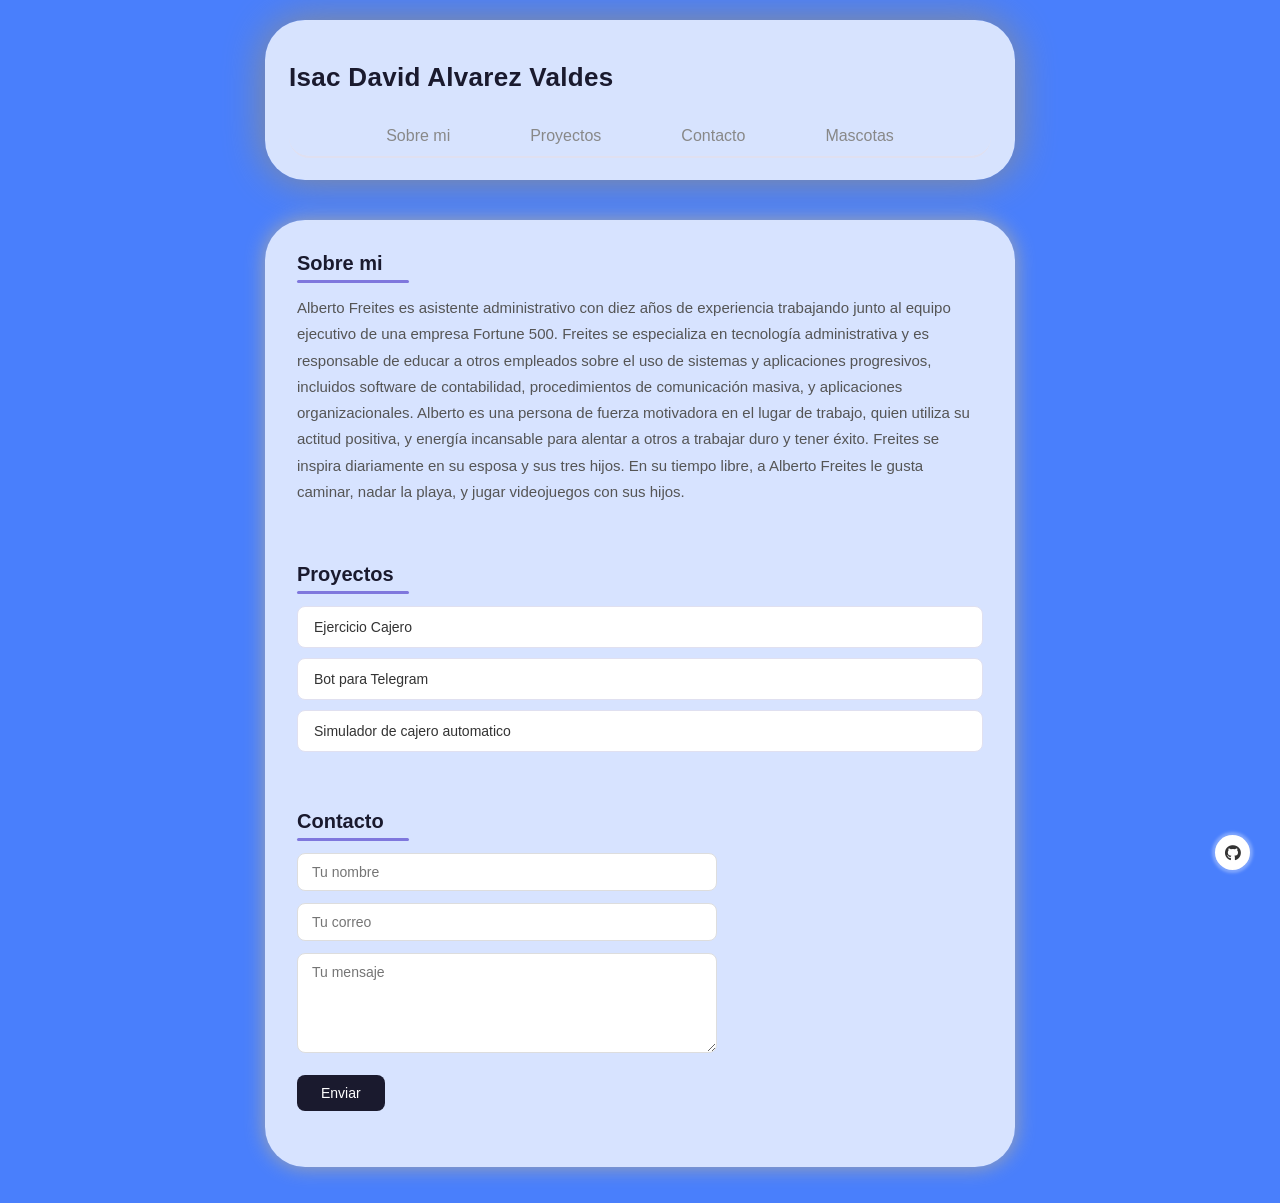
<file: portafolio-sem1/index.html>
<!DOCTYPE html>
<html lang="en">
<head>
    <meta charset="UTF-8">
    <meta name="viewport" content="width=device-width, initial-scale=1.0">
    <title>Mi portafolio</title>
    <link rel="stylesheet" href="styles.css">
    <link rel="stylesheet" href="https://cdnjs.cloudflare.com/ajax/libs/font-awesome/6.5.0/css/all.min.css">
</head>
<body>
    <header>
        <br>
        <h2>Isac David Alvarez Valdes</h2>
        <nav>
            <a href="#sobre" class="logo">Sobre mi</a>
            <a href="#proyectos" class="logo">Proyectos</a>
            <a href="#contacto" class="logo">Contacto</a>
            <a href="mascotas.html" class="logo">Mascotas</a>
        </nav>
        <br>
    </header>

    <main>
        <div id="sec">
            <section id="sobre">
                <h3>Sobre mi</h3>
                <p class="tag">
                    Alberto Freites es asistente administrativo con diez años de experiencia trabajando junto al equipo ejecutivo de una empresa Fortune 500. Freites se especializa en tecnología administrativa y es responsable de educar a otros empleados sobre el uso de sistemas y aplicaciones progresivos, incluidos software de contabilidad, procedimientos de comunicación masiva, y aplicaciones organizacionales. Alberto es una persona de fuerza motivadora en el lugar de trabajo, quien utiliza su actitud positiva, y energía incansable para alentar a otros a trabajar duro y tener éxito. Freites se inspira diariamente en su esposa y sus tres hijos. En su tiempo libre, a Alberto Freites le gusta caminar, nadar la playa, y jugar videojuegos con sus hijos.
                </p>
            </section>
            <br>
            <section id="proyectos">
                <h3>Proyectos</h3>
                <ul>
                    <li><a href="https://github.com/Isac-Coder/ejercicio_Cajero.git" target="_blank">Ejercicio Cajero</a></li>
                    <li><a href="https://github.com/Isac-Coder/Bot.git" target="_blank">Bot para Telegram</a></li>
                    <li><a href="https://github.com/Isac-Coder/Users_History/tree/H3" target="_blank">Simulador de cajero automatico</a></li>
                </ul>
            </section>
            <br>
            <section id="contacto">
                <h3>Contacto</h3>
                <form>
                    <input type="text"  name="nombre"  placeholder="Tu nombre" />
                    <input type="email" name="correo"  placeholder="Tu correo" />
                    <textarea name="mensaje" placeholder="Tu mensaje"></textarea>
                    <button type="submit">Enviar</button>
                </form>
            </section>
        </div>

        <div class="github-logo">
            <a href="https://github.com/Isac-Coder" target="_blank" title="Visitar GitHub">
                <i class="fab fa-github"></i>
            </a>
        </div>
    </main>

    <br><br>
</body>
</html>
</file>
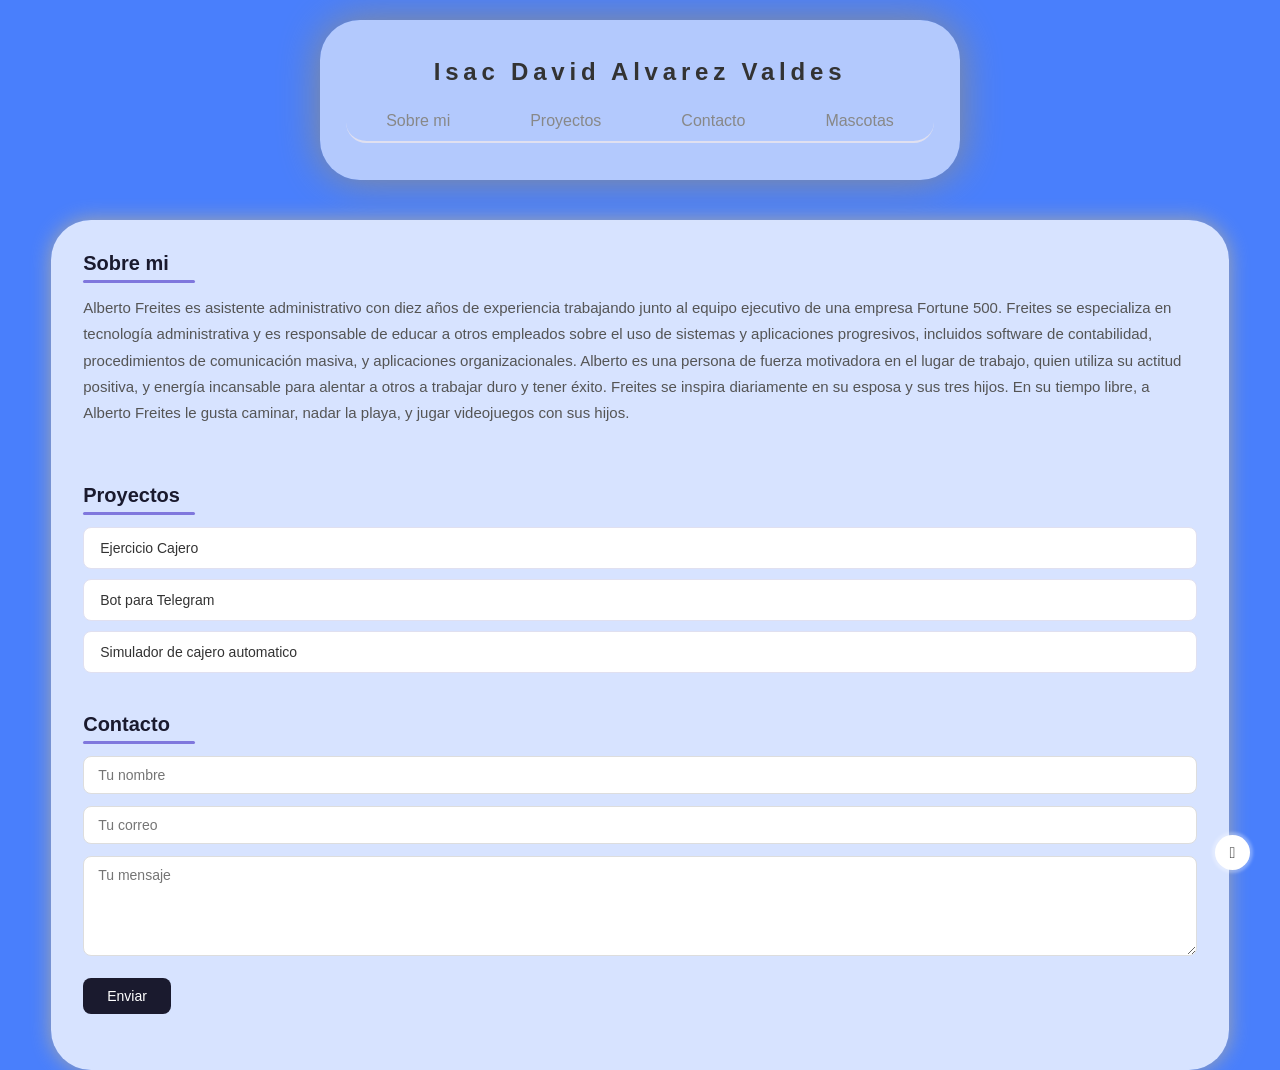
<file: portafolio-sem3/index.html>
<!DOCTYPE html>
<html lang="en">
<head>
    <meta charset="UTF-8">
    <meta name="viewport" content="width=device-width, initial-scale=1.0">
    <title>Mi portafolio</title>
    <link rel="stylesheet" href="styles.css">
</head>
<body>
    <header>
        <br>
        <h2>Isac David Alvarez Valdes</h2>
        <nav>
            <a href="#sobre" class="logo">Sobre mi</a>
            <a href="#proyectos" class="logo">Proyectos</a>
            <a href="#contacto" class="logo">Contacto</a>
            <a href="mascotas.html" class="logo">Mascotas</a>
        </nav>
        <br>
    </header>

    <main>
        <div id="sec">
            <section id="sobre">
                <h3>Sobre mi</h3>
                <p class="tag">
                    Alberto Freites es asistente administrativo con diez años de experiencia trabajando junto al equipo ejecutivo de una empresa Fortune 500. Freites se especializa en tecnología administrativa y es responsable de educar a otros empleados sobre el uso de sistemas y aplicaciones progresivos, incluidos software de contabilidad, procedimientos de comunicación masiva, y aplicaciones organizacionales. Alberto es una persona de fuerza motivadora en el lugar de trabajo, quien utiliza su actitud positiva, y energía incansable para alentar a otros a trabajar duro y tener éxito. Freites se inspira diariamente en su esposa y sus tres hijos. En su tiempo libre, a Alberto Freites le gusta caminar, nadar la playa, y jugar videojuegos con sus hijos.
                </p>
            </section>
            <br>
            <section id="proyectos">
                <h3>Proyectos</h3>
                <ul>
                    <li><a href="https://github.com/Isac-Coder/ejercicio_Cajero.git" target="_blank">Ejercicio Cajero</a></li>
                    <li><a href="https://github.com/Isac-Coder/Bot.git" target="_blank">Bot para Telegram</a></li>
                    <li><a href="https://github.com/Isac-Coder/Users_History/tree/H3" target="_blank">Simulador de cajero automatico</a></li>
                </ul>
            </section>

            <section id="contacto">
                <h3>Contacto</h3>
                <form id="miFormulario">
                    <input type="text"  name="nombre"  placeholder="Tu nombre"/>
                    <input type="email" name="correo"  placeholder="Tu correo" required/>
                    <textarea name="mensaje" placeholder="Tu mensaje"></textarea>
                    <button type="submit" id="botonEnviar">Enviar</button>
                </form>
            </section>
        </div>

        <div class="github-logo">
            <a href="https://github.com/Isac-Coder" target="_blank" title="Visitar GitHub">
                <i class="fab fa-github"></i>
            </a>
        </div>
    </main>
    <script src="script.js"></script>
</body>
</html>
</file>
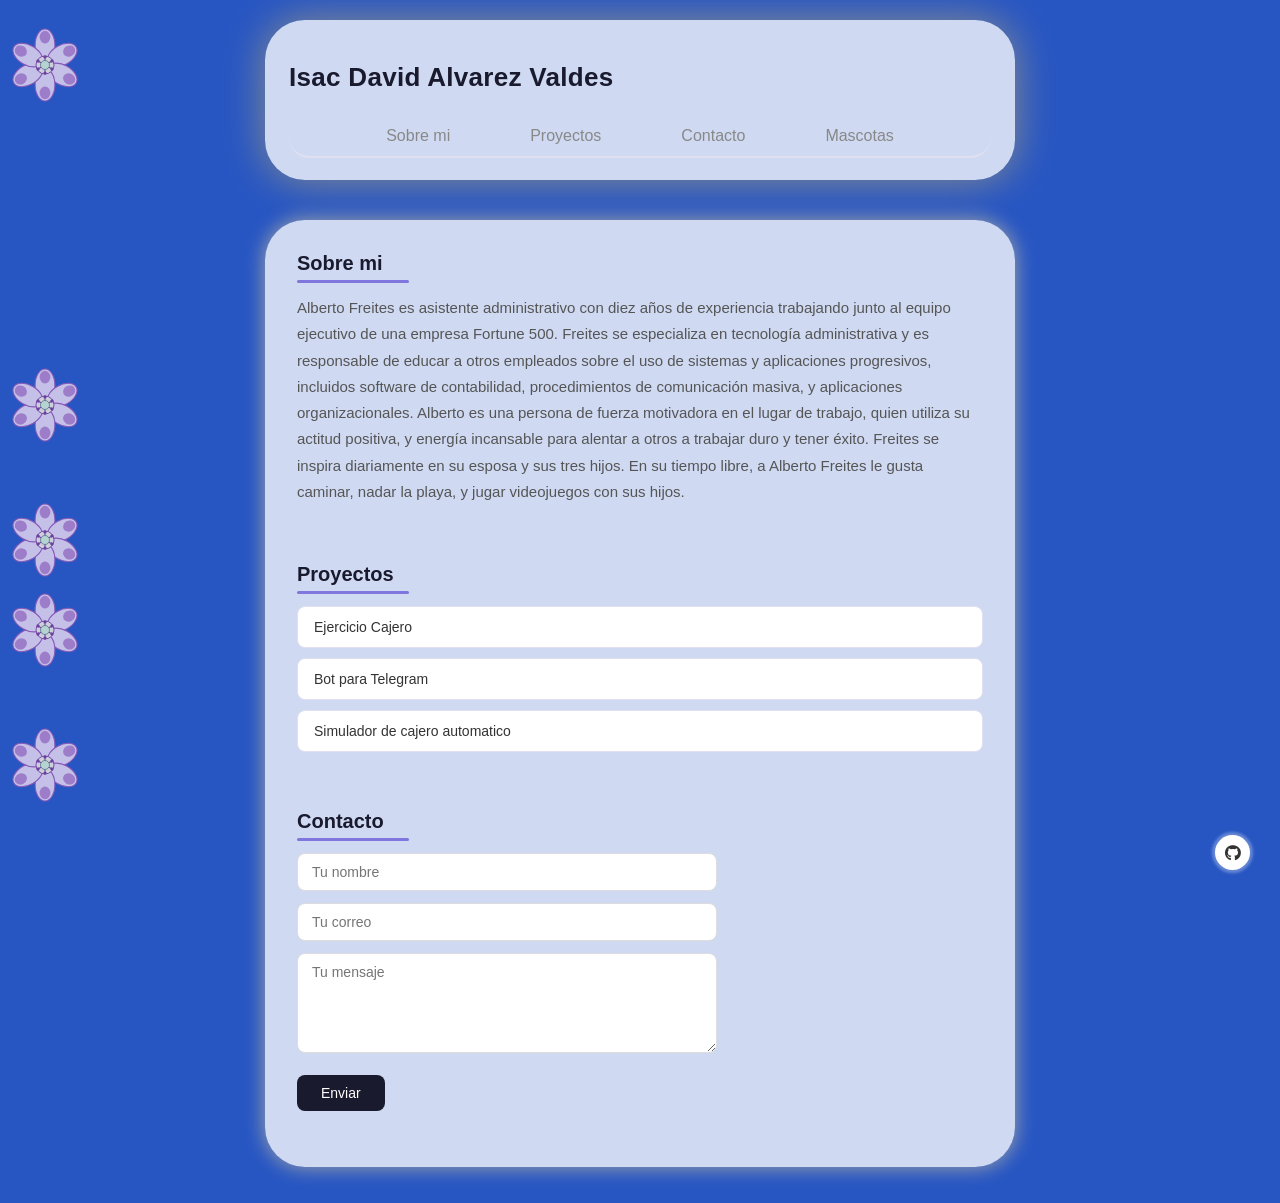
<file: portafolio/index.html>
<!DOCTYPE html>
<html lang="en">
<head>
    <meta charset="UTF-8">
    <meta name="viewport" content="width=device-width, initial-scale=1.0">
    <title>Mi portafolio</title>
    <link rel="stylesheet" href="styles.css">
    <link rel="stylesheet" href="https://cdnjs.cloudflare.com/ajax/libs/font-awesome/6.5.0/css/all.min.css">
</head>
<body>

    <svg width="0" height="0" style="position:absolute">
        <defs>
            <g id="flor">
                <ellipse cx="0" cy="-22" rx="11" ry="18" fill="#e8d8f0" stroke="#9b59b6" stroke-width="1.2" transform="rotate(0)"/>
                <ellipse cx="0" cy="-22" rx="11" ry="18" fill="#e8d8f0" stroke="#9b59b6" stroke-width="1.2" transform="rotate(60)"/>
                <ellipse cx="0" cy="-22" rx="11" ry="18" fill="#e8d8f0" stroke="#9b59b6" stroke-width="1.2" transform="rotate(120)"/>
                <ellipse cx="0" cy="-22" rx="11" ry="18" fill="#e8d8f0" stroke="#9b59b6" stroke-width="1.2" transform="rotate(180)"/>
                <ellipse cx="0" cy="-22" rx="11" ry="18" fill="#e8d8f0" stroke="#9b59b6" stroke-width="1.2" transform="rotate(240)"/>
                <ellipse cx="0" cy="-22" rx="11" ry="18" fill="#e8d8f0" stroke="#9b59b6" stroke-width="1.2" transform="rotate(300)"/>
                <ellipse cx="0" cy="-31" rx="6" ry="7" fill="#8e44ad" opacity="0.55" transform="rotate(0)"/>
                <ellipse cx="0" cy="-31" rx="6" ry="7" fill="#8e44ad" opacity="0.55" transform="rotate(60)"/>
                <ellipse cx="0" cy="-31" rx="6" ry="7" fill="#8e44ad" opacity="0.55" transform="rotate(120)"/>
                <ellipse cx="0" cy="-31" rx="6" ry="7" fill="#8e44ad" opacity="0.55" transform="rotate(180)"/>
                <ellipse cx="0" cy="-31" rx="6" ry="7" fill="#8e44ad" opacity="0.55" transform="rotate(240)"/>
                <ellipse cx="0" cy="-31" rx="6" ry="7" fill="#8e44ad" opacity="0.55" transform="rotate(300)"/>
                <circle cx="0" cy="0" r="10" fill="#f0ece0" stroke="#7d3c98" stroke-width="1"/>
                <line x1="0" y1="-4" x2="0" y2="-9" stroke="#7d3c98" stroke-width="1.2" transform="rotate(0)"/>
                <line x1="0" y1="-4" x2="0" y2="-9" stroke="#7d3c98" stroke-width="1.2" transform="rotate(60)"/>
                <line x1="0" y1="-4" x2="0" y2="-9" stroke="#7d3c98" stroke-width="1.2" transform="rotate(120)"/>
                <line x1="0" y1="-4" x2="0" y2="-9" stroke="#7d3c98" stroke-width="1.2" transform="rotate(180)"/>
                <line x1="0" y1="-4" x2="0" y2="-9" stroke="#7d3c98" stroke-width="1.2" transform="rotate(240)"/>
                <line x1="0" y1="-4" x2="0" y2="-9" stroke="#7d3c98" stroke-width="1.2" transform="rotate(300)"/>
                <circle cx="0" cy="-9" r="1.8" fill="#7d3c98" transform="rotate(0)"/>
                <circle cx="0" cy="-9" r="1.8" fill="#7d3c98" transform="rotate(60)"/>
                <circle cx="0" cy="-9" r="1.8" fill="#7d3c98" transform="rotate(120)"/>
                <circle cx="0" cy="-9" r="1.8" fill="#7d3c98" transform="rotate(180)"/>
                <circle cx="0" cy="-9" r="1.8" fill="#7d3c98" transform="rotate(240)"/>
                <circle cx="0" cy="-9" r="1.8" fill="#7d3c98" transform="rotate(300)"/>
                <circle cx="0" cy="0" r="5" fill="#d5f0d5" stroke="#5d6d7e" stroke-width="0.8"/>
            </g>
            </defs>
    </svg>

    <!-- 5 flores flotantes reutilizando #flor -->
    <svg class="flower" viewBox="0 0 100 100" xmlns="http://www.w3.org/2000/svg"><use href="#flor" transform="translate(50,50)"/></svg>
    <svg class="flower" viewBox="0 0 100 100" xmlns="http://www.w3.org/2000/svg"><use href="#flor" transform="translate(50,50)"/></svg>
    <svg class="flower" viewBox="0 0 100 100" xmlns="http://www.w3.org/2000/svg"><use href="#flor" transform="translate(50,50)"/></svg>
    <svg class="flower" viewBox="0 0 100 100" xmlns="http://www.w3.org/2000/svg"><use href="#flor" transform="translate(50,50)"/></svg>
    <svg class="flower" viewBox="0 0 100 100" xmlns="http://www.w3.org/2000/svg"><use href="#flor" transform="translate(50,50)"/></svg>

    <header>
        <br>
        <h2>Isac David Alvarez Valdes</h2>
        <nav>
            <a href="#sobre" class="logo">Sobre mi</a>
            <a href="#proyectos" class="logo">Proyectos</a>
            <a href="#contacto" class="logo">Contacto</a>
            <a href="mascotas.html" class="logo">Mascotas</a>
        </nav>
        <br>
    </header>

    <main>
        <div id="sec">
            <section id="sobre">
                <h3>Sobre mi</h3>
                <p class="tag">
                    Alberto Freites es asistente administrativo con diez años de experiencia trabajando junto al equipo ejecutivo de una empresa Fortune 500. Freites se especializa en tecnología administrativa y es responsable de educar a otros empleados sobre el uso de sistemas y aplicaciones progresivos, incluidos software de contabilidad, procedimientos de comunicación masiva, y aplicaciones organizacionales. Alberto es una persona de fuerza motivadora en el lugar de trabajo, quien utiliza su actitud positiva, y energía incansable para alentar a otros a trabajar duro y tener éxito. Freites se inspira diariamente en su esposa y sus tres hijos. En su tiempo libre, a Alberto Freites le gusta caminar, nadar la playa, y jugar videojuegos con sus hijos.
                </p>
            </section>
            <br>
            <section id="proyectos">
                <h3>Proyectos</h3>
                <ul>
                    <li><a href="https://github.com/Isac-Coder/ejercicio_Cajero.git">Ejercicio Cajero</a></li>
                    <li><a href="https://github.com/Isac-Coder/Bot.git">Bot para Telegram</a></li>
                    <li><a href="https://github.com/Isac-Coder/Users_History/tree/H3">Simulador de cajero automatico</a></li>
                </ul>
            </section>
            <br>
            <section id="contacto">
                <h3>Contacto</h3>
                <form>
                    <input type="text"  name="nombre"  placeholder="Tu nombre" />
                    <input type="email" name="correo"  placeholder="Tu correo" />
                    <textarea name="mensaje" placeholder="Tu mensaje"></textarea>
                    <button type="submit">Enviar</button>
                </form>
            </section>
        </div>

        <div class="github-logo">
            <a href="https://github.com/Isac-Coder" target="_blank" title="Visitar GitHub">
                <i class="fab fa-github"></i>
            </a>
        </div>
    </main>

    <br><br>
</body>
</html>
</file>
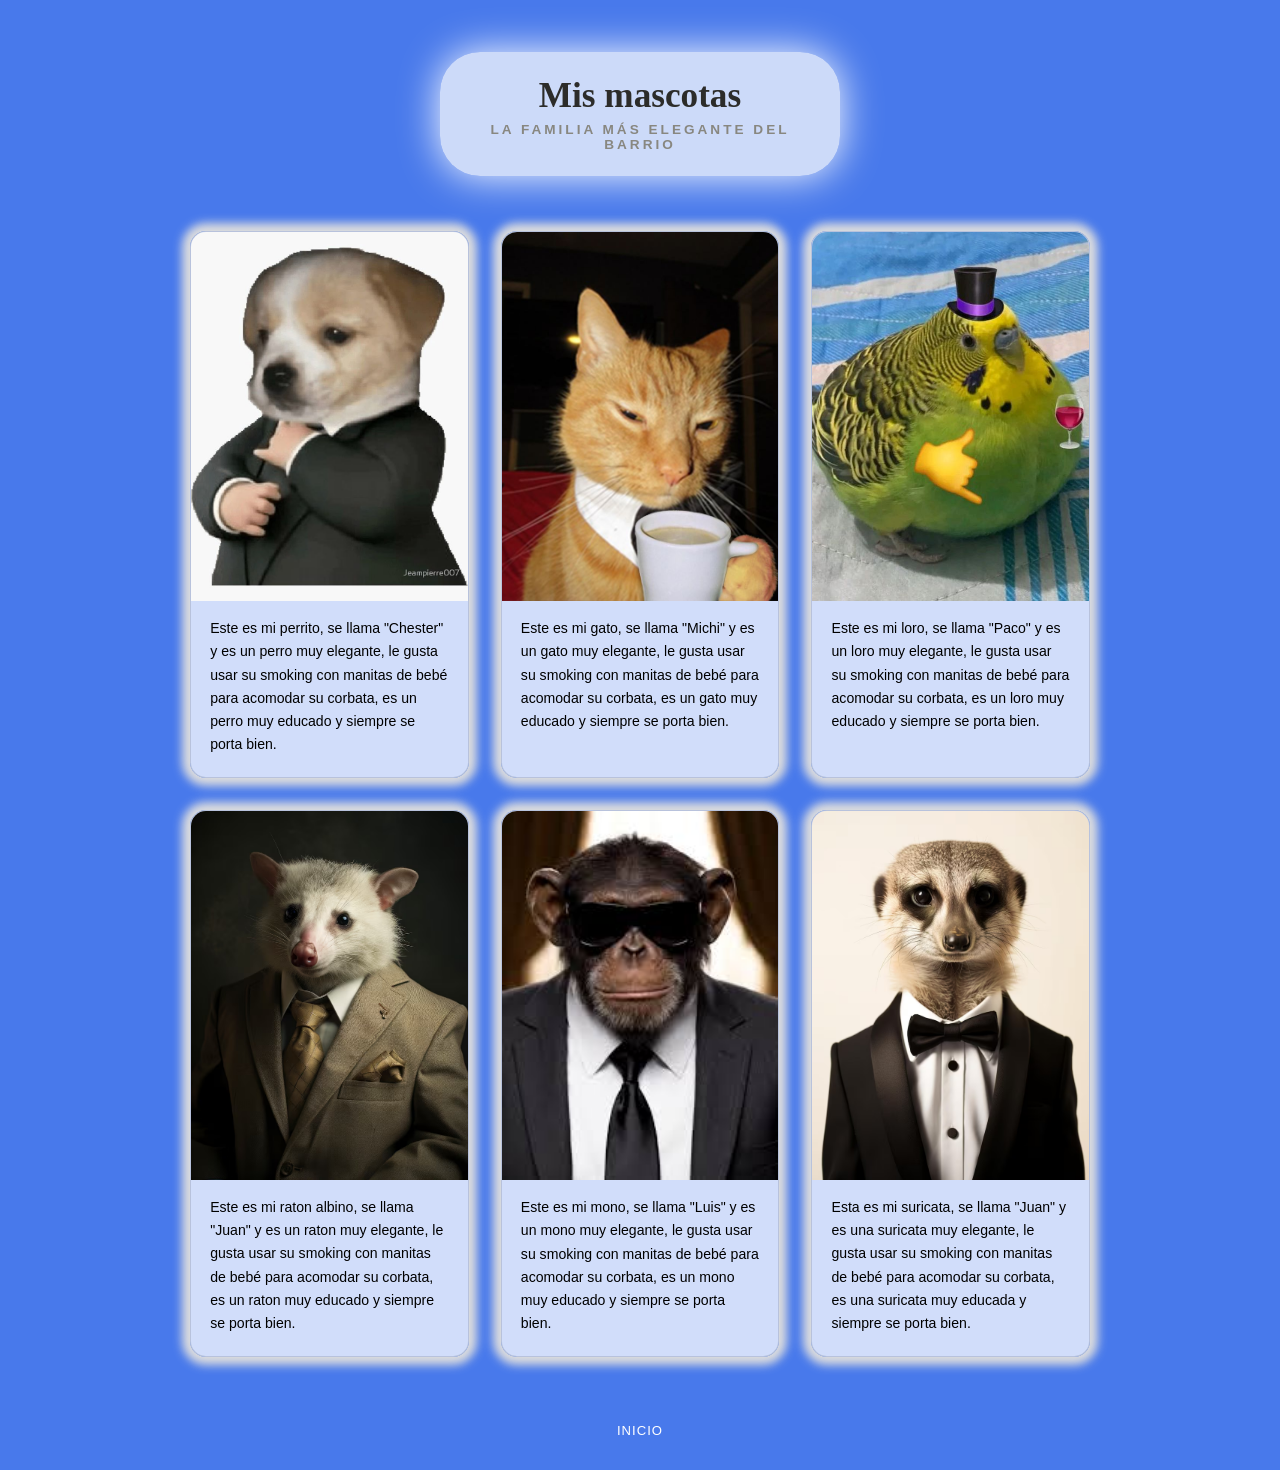
<file: portafolio-sem1/mascotas.html>
<!DOCTYPE html>
<html lang="en">
<head>
    <meta charset="UTF-8">
    <meta name="viewport" content="width=device-width, initial-scale=1.0">
    <title>Macotas</title>
    <link rel="stylesheet" href="styles2.css">
</head>
<body>
    
    <h2>Mis mascotas</h2>
    <br>
    <div>
        <section class="card">
            <img src="image/un perrito con un smoking con manitas de bebé acomodando su corbata.jpg" alt="perro elegante" class="mascotas">
            <article>
                <p>
                    Este es mi perrito, se llama "Chester" y es un perro muy elegante, le gusta usar su smoking con manitas de bebé para acomodar su corbata, es un perro muy educado y siempre se porta bien.
                </p>
            </article>
        </section>
        <section class="card">
            <img src="image/descarga.jpg" alt="gato elegante" class="mascotas">
            <p>
                Este es mi gato, se llama "Michi" y es un gato muy elegante, le gusta usar su smoking con manitas de bebé para acomodar su corbata, es un gato muy educado y siempre se porta bien.
            </p>
        </section>
        <section class="card">
            <img src="image/lorito elegante.jpg" alt="loro elegante" class="mascotas">
            <p>
                Este es mi loro, se llama "Paco" y es un loro muy elegante, le gusta usar su smoking con manitas de bebé para acomodar su corbata, es un loro muy educado y siempre se porta bien.
            </p>
        </section>
        <section class="card">
            <img src="image/opossum-estilo-fantasia_23-2151030495.avif" alt="loro elegante" class="mascotas">
            <article>
                <p>
                    Este es mi raton albino, se llama "Juan" y es un raton muy elegante, le gusta usar su smoking con manitas de bebé para acomodar su corbata, es un raton muy educado y siempre se porta bien.
                </p>
            </article>
        </section>
        <section class="card">
            <img src="image/mono.jpg" alt="loro elegante" class="mascotas">
            <article>
                <p>
                    Este es mi mono, se llama "Luis" y es un mono muy elegante, le gusta usar su smoking con manitas de bebé para acomodar su corbata, es un mono muy educado y siempre se porta bien.
                </p>
            </article>
        </section>
        <section class="card">
            <img src="image/fondo.avif" alt="loro elegante" class="mascotas">
            <article>
                <p>
                    Esta es mi suricata, se llama "Juan" y es una suricata muy elegante, le gusta usar su smoking con manitas de bebé para acomodar su corbata, es una suricata muy educada y siempre se porta bien.
                </p>
            </article>
        </section>
    </div>
    <br>
    <a href="index.html">Inicio</a>
</body>
</html>
</file>
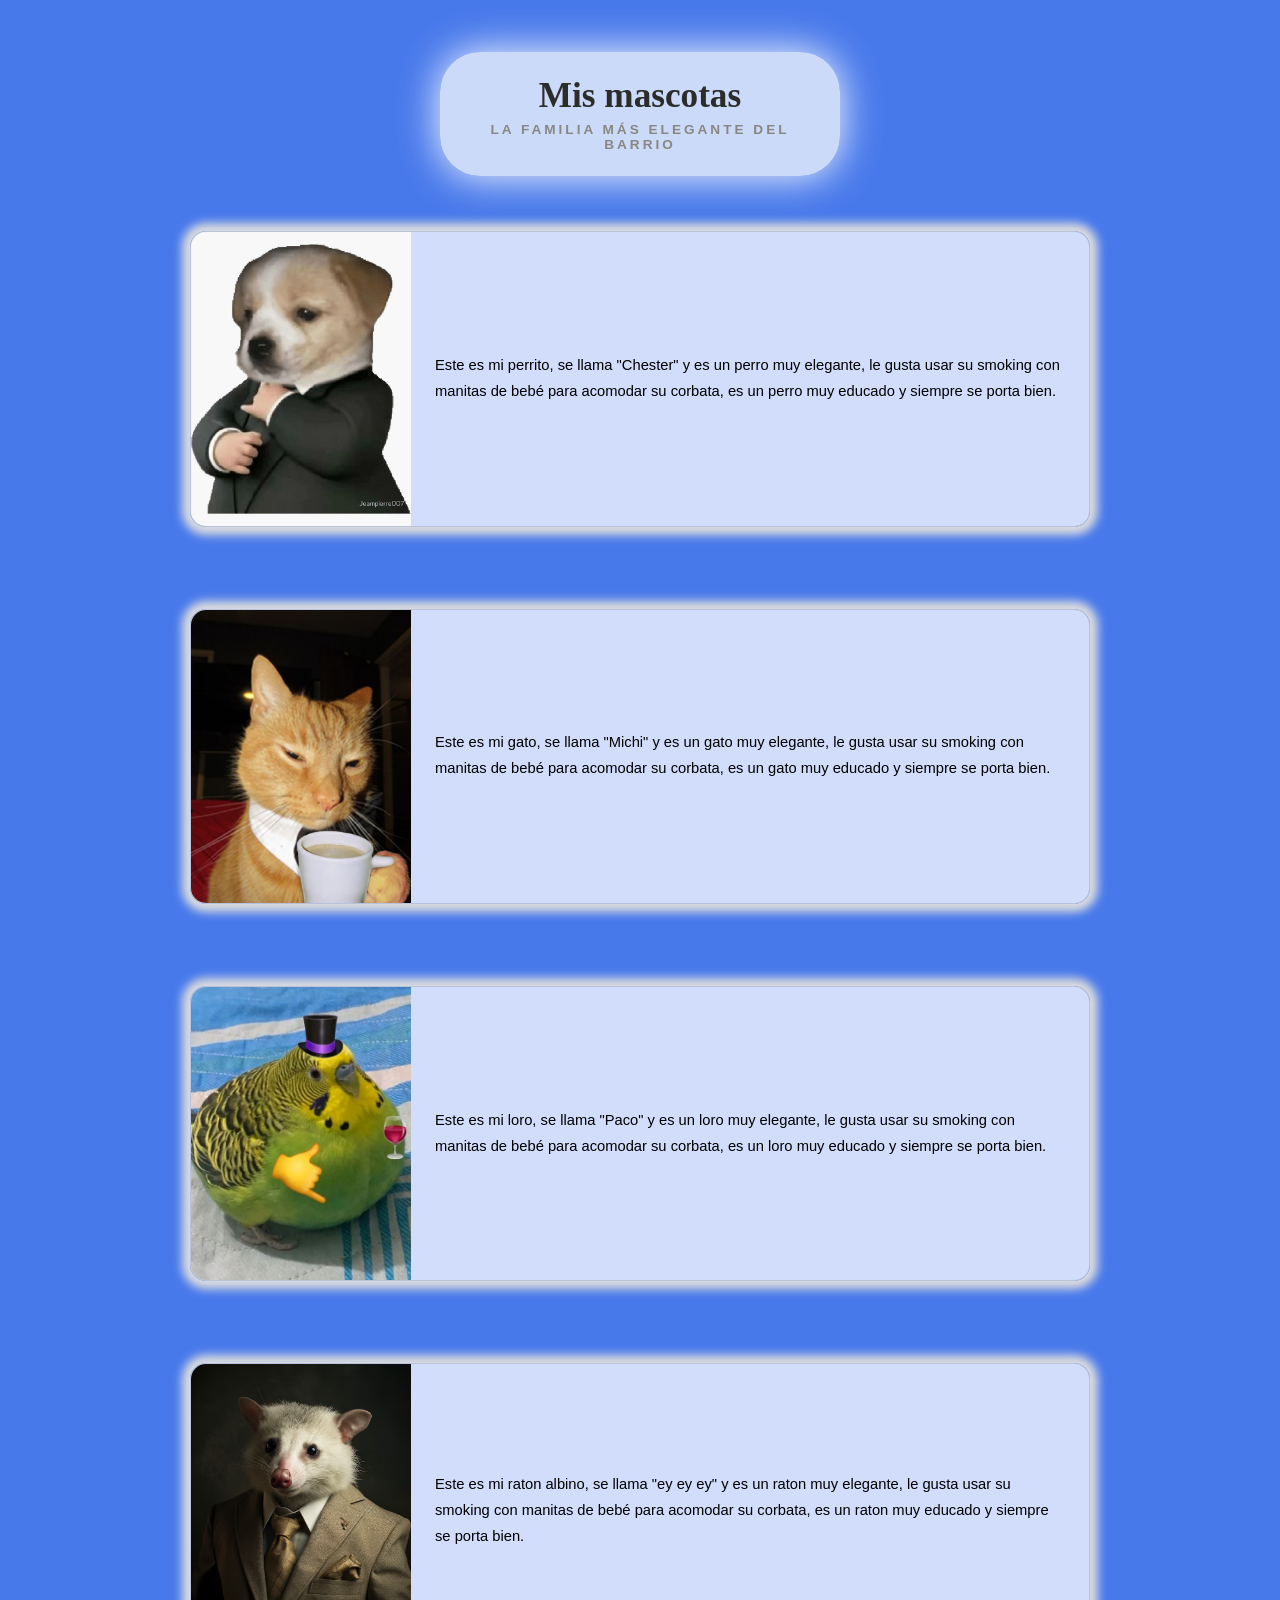
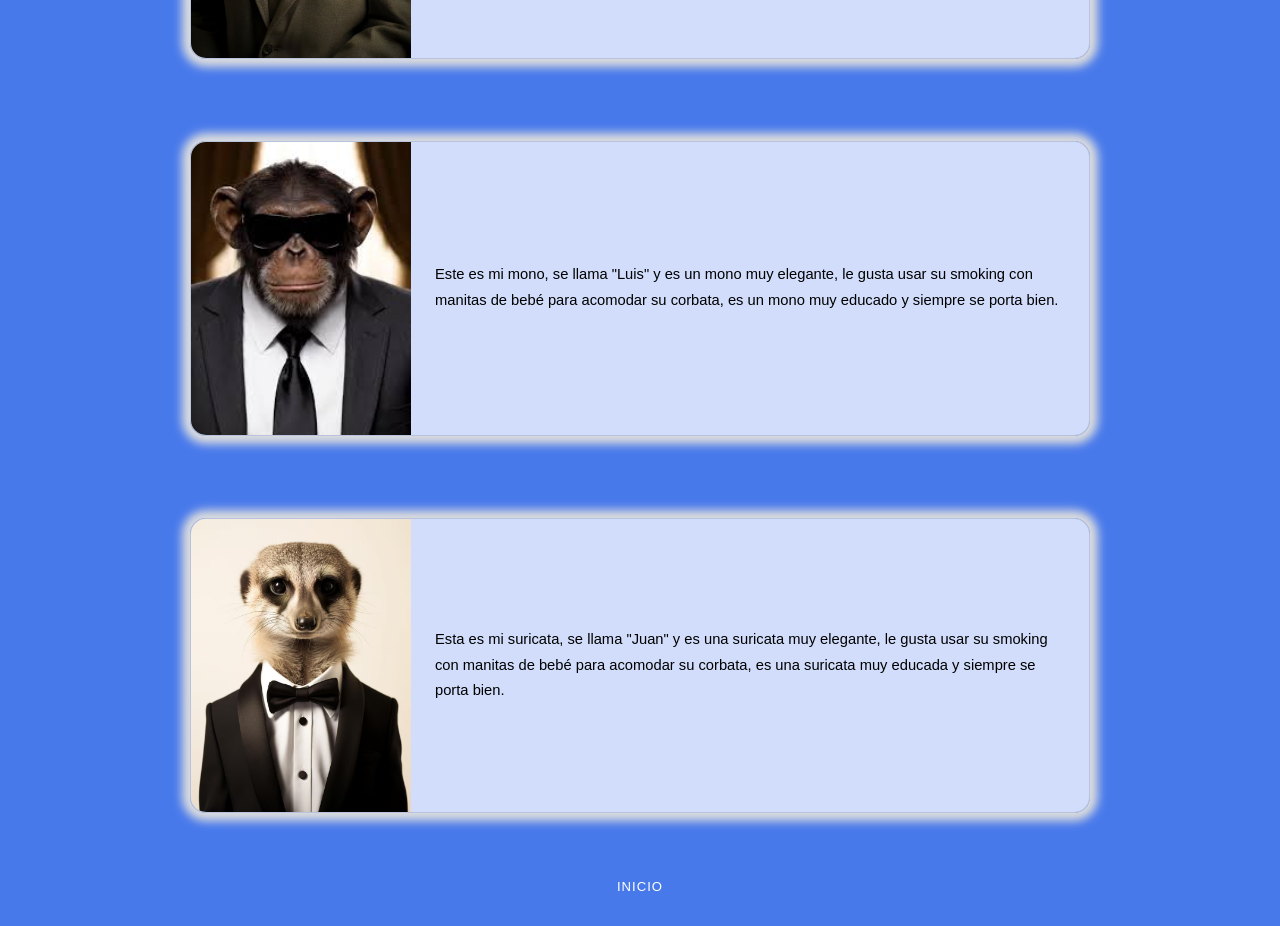
<file: portafolio-sem2/mascotas.html>
<!DOCTYPE html>
<html lang="en">
<head>
    <meta charset="UTF-8">
    <meta name="viewport" content="width=device-width, initial-scale=1.0">
    <title>Macotas</title>
    <link rel="stylesheet" href="styles2.css">
</head>
<body>
    
    <h2>Mis mascotas</h2>
    <br>
    <div>
        <section class="card">
            <img src="image/un perrito con un smoking con manitas de bebé acomodando su corbata.jpg" alt="perro elegante" class="mascotas">
            <article>
                <p>
                    Este es mi perrito, se llama "Chester" y es un perro muy elegante, le gusta usar su smoking con manitas de bebé para acomodar su corbata, es un perro muy educado y siempre se porta bien.
                </p>
            </article>
        </section>
        <br>
        <section class="card">
            <img src="image/descarga.jpg" alt="gato elegante" class="mascotas">
            <p>
                Este es mi gato, se llama "Michi" y es un gato muy elegante, le gusta usar su smoking con manitas de bebé para acomodar su corbata, es un gato muy educado y siempre se porta bien.
            </p>
        </section>
        <br>
        <section class="card">
            <img src="image/lorito elegante.jpg" alt="loro elegante" class="mascotas">
            <p>
                Este es mi loro, se llama "Paco" y es un loro muy elegante, le gusta usar su smoking con manitas de bebé para acomodar su corbata, es un loro muy educado y siempre se porta bien.
            </p>
        </section>
        <br>
        <section class="card">
            <img src="image/opossum-estilo-fantasia_23-2151030495.avif" alt="loro elegante" class="mascotas">
            <article>
                <p>
                    Este es mi raton albino, se llama "ey ey ey" y es un raton muy elegante, le gusta usar su smoking con manitas de bebé para acomodar su corbata, es un raton muy educado y siempre se porta bien.
                </p>
            </article>
        </section>
        <br>
        <section class="card">
            <img src="image/mono.jpg" alt="loro elegante" class="mascotas">
            <article>
                <p>
                    Este es mi mono, se llama "Luis" y es un mono muy elegante, le gusta usar su smoking con manitas de bebé para acomodar su corbata, es un mono muy educado y siempre se porta bien.
                </p>
            </article>
        </section>
        <br>
        <section class="card">
            <img src="image/fondo.avif" alt="loro elegante" class="mascotas">
            <article>
                <p>
                    Esta es mi suricata, se llama "Juan" y es una suricata muy elegante, le gusta usar su smoking con manitas de bebé para acomodar su corbata, es una suricata muy educada y siempre se porta bien.
                </p>
            </article>
        </section>
    </div>
    <br>
    <a href="index.html">Inicio</a>
</body>
</html>
</file>
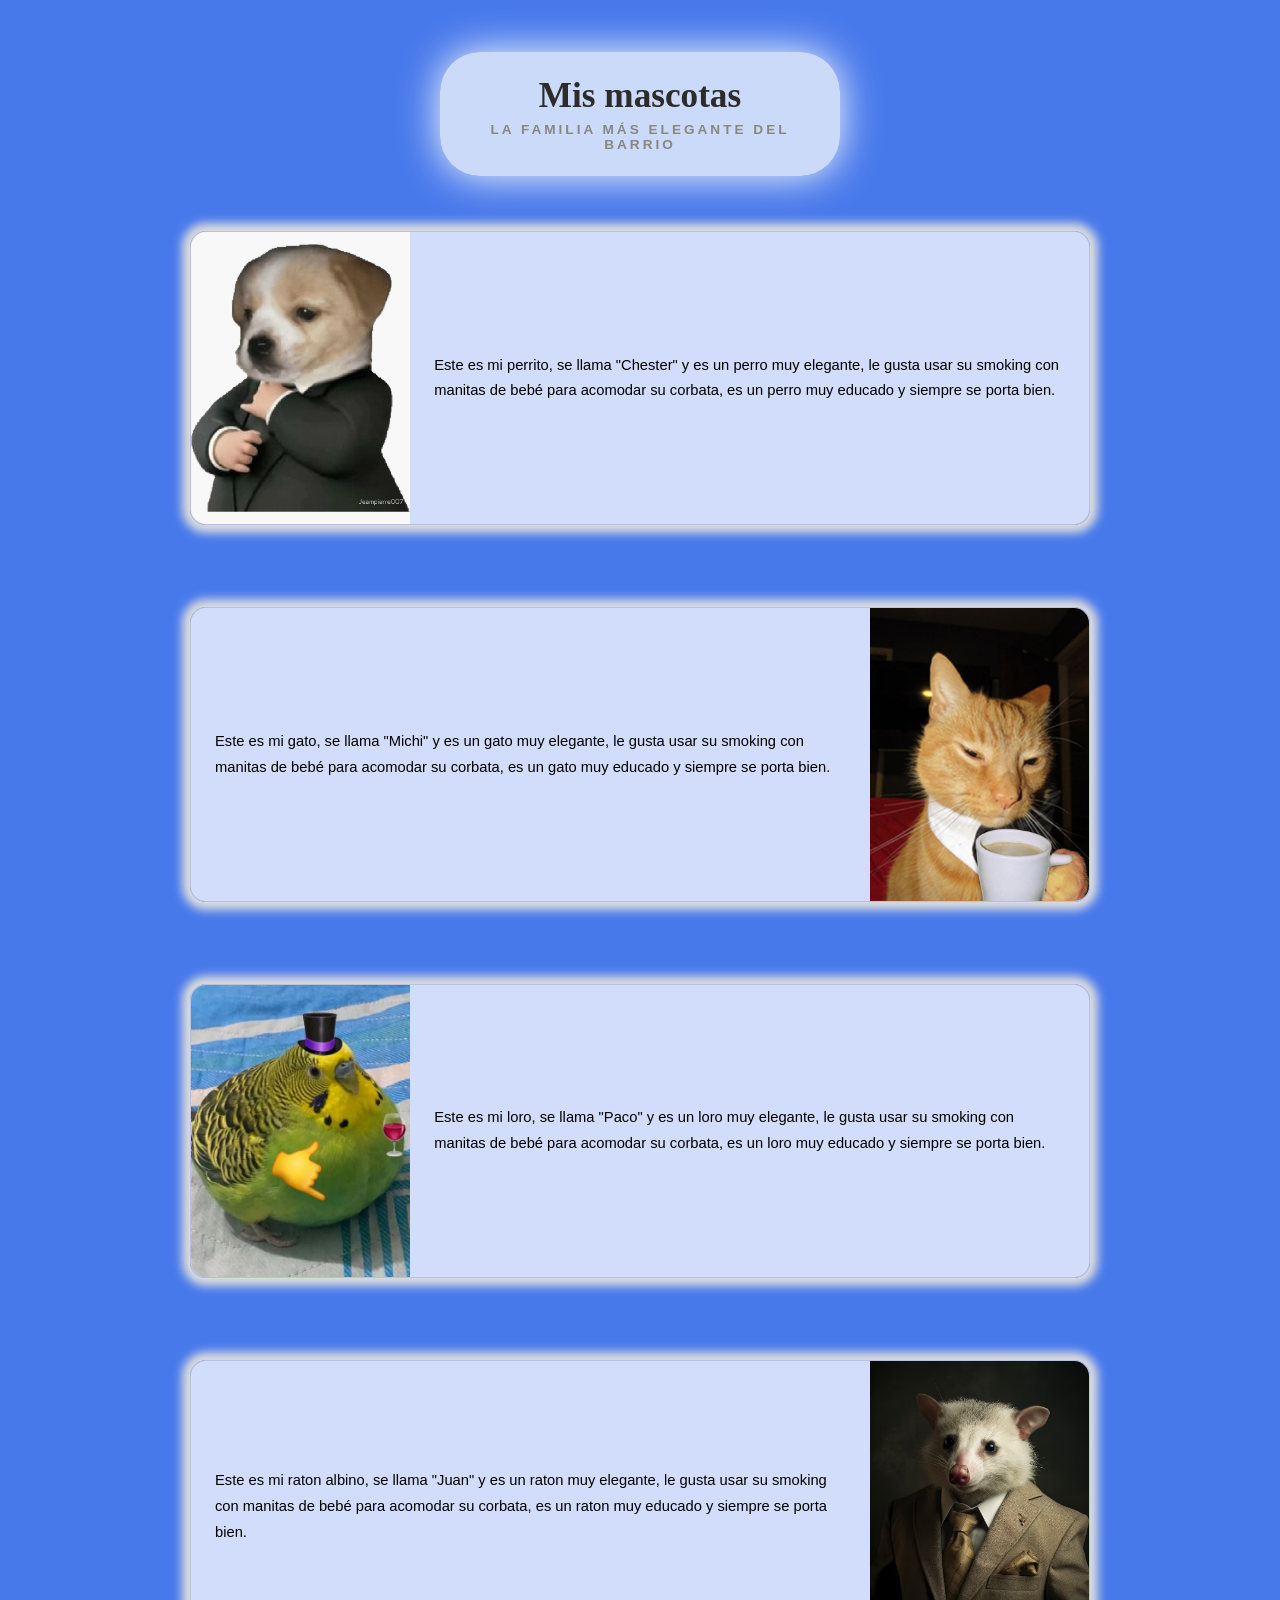
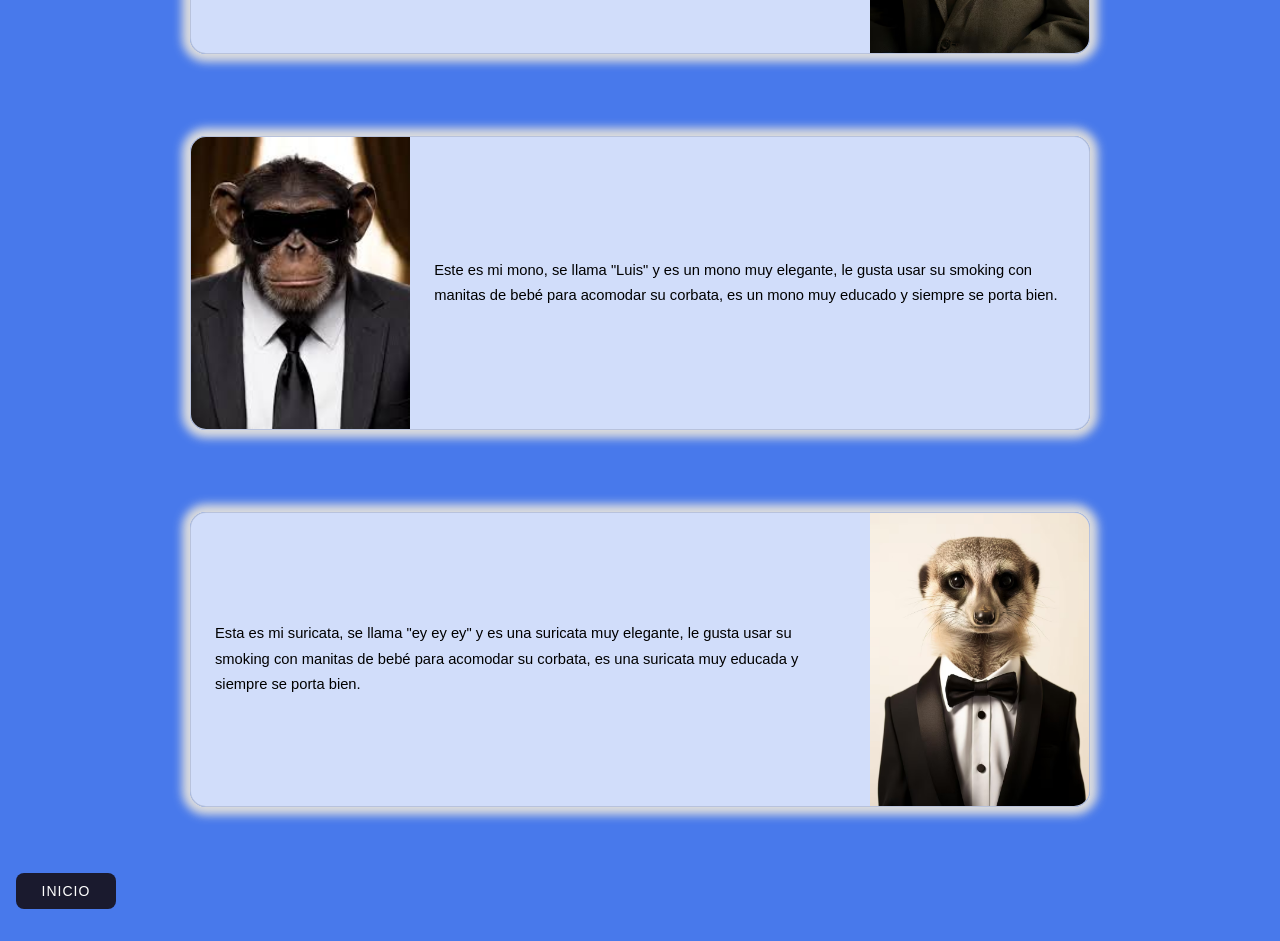
<file: portafolio-sem3/mascotas.html>
<!DOCTYPE html>
<html lang="en">
<head>
    <meta charset="UTF-8">
    <meta name="viewport" content="width=device-width, initial-scale=1.0">
    <title>Macotas</title>
    <link rel="stylesheet" href="styles2.css">
</head>
<body>
    
    <h2>Mis mascotas</h2>
    <br>
    <div>
        <section class="card">
            <img src="image/un_perrito.jpg" alt="perro elegante" class="mascotas">
            <article>
                <p>
                    Este es mi perrito, se llama "Chester" y es un perro muy elegante, le gusta usar su smoking con manitas de bebé para acomodar su corbata, es un perro muy educado y siempre se porta bien.
                </p>
            </article>
        </section>
        <br>
        <section class="rev-card">
            <img src="image/descarga.jpg" alt="gato elegante" class="mascotas">
            <p>
                Este es mi gato, se llama "Michi" y es un gato muy elegante, le gusta usar su smoking con manitas de bebé para acomodar su corbata, es un gato muy educado y siempre se porta bien.
            </p>
        </section>
        <br>
        <section class="card">
            <img src="image/lorito_elegante.jpg" alt="loro elegante" class="mascotas">
            <p>
                Este es mi loro, se llama "Paco" y es un loro muy elegante, le gusta usar su smoking con manitas de bebé para acomodar su corbata, es un loro muy educado y siempre se porta bien.
            </p>
        </section>
        <br>
        <section class="rev-card">
            <img src="image/opossum-estilo-fantasia_23-2151030495.avif" alt="raton elegante" class="mascotas">
            <article>
                <p>
                    Este es mi raton albino, se llama "Juan" y es un raton muy elegante, le gusta usar su smoking con manitas de bebé para acomodar su corbata, es un raton muy educado y siempre se porta bien.
                </p>
            </article>
        </section>
        <br>
        <section class="card">
            <img src="image/mono.jpg" alt="mono elegante" class="mascotas">
            <article>
                <p>
                    Este es mi mono, se llama "Luis" y es un mono muy elegante, le gusta usar su smoking con manitas de bebé para acomodar su corbata, es un mono muy educado y siempre se porta bien.
                </p>
            </article>
        </section>
        <br>
        <section class="rev-card">
            <img src="image/fondo.avif" alt="suricata elegante" class="mascotas">
            <article>
                <p>
                    Esta es mi suricata, se llama "ey ey ey" y es una suricata muy elegante, le gusta usar su smoking con manitas de bebé para acomodar su corbata, es una suricata muy educada y siempre se porta bien.
                </p>
            </article>
        </section>
    </div>
    <br>
    <a href="index.html" id="regreso">Inicio</a>
</body>
</html>
</file>
<file: portafolio-sem1/styles.css>
* {
    box-sizing: border-box;
    margin: 0;
    padding: 0;
}

body {
    font-family: sans-serif;
    background-color: #497ffc;
    color: #333;
}

header {
    position: relative;
    z-index: 1;
    background-color: #ffffffc7;
    justify-items: center;
    max-height: 160px;
    max-width: 750px;
    margin: 20px auto 0;
    padding: 1.5rem;
    border-radius: 40px;
    box-shadow: 0px 0px 40px 0px rgb(141, 141, 141);
}

header:hover {
    box-shadow: 0px 0px 40px 0px rgb(255, 255, 255);
}

header > h2 {
    font-size: 26px;
    font-weight: 700;
    color: #1a1a2e;
    margin-bottom: 1.5rem;
    letter-spacing: 0.3px;
}

nav {
    border-radius: 50px;
    display: flex;
    gap: 0;
    border-bottom: 2px solid #e0e0f0;
    margin-bottom: 2rem;
    justify-content: center;
}

nav a.logo {
    color: #888;
    text-decoration: none;
    padding: 10px 40px;
    border-bottom: 3px solid transparent;
    margin-bottom: -2px;
    border-radius: 3px;
    transition: transform 0.5s ease, color 0.5s, border-color 0.5s, opacity 0.3s ease;
    display: inline-block;
    opacity: 0;
    animation: fadeInDown 0.5s ease forwards;
    transition: ease 0.5s;
}

/* Cuando el nav tiene hover, atenúa TODOS los links */
nav:has(a.logo:hover) a.logo {
    transform: translateY(4px);
    opacity: 0.35;
    transition: ease 0.5s;
}

/* El link que está siendo hover se eleva y destaca */
nav a.logo:hover {
    transition: ease 0.5s;
    transform: translateY(-6px) !important;
    opacity: 1 !important;
    color: #343434;
    border-bottom-color: #7f77dd;
    border-bottom-left-radius: 20px;
    border-bottom-right-radius: 20px;
}

nav a:nth-child(1) { animation-delay: 0.2s; }
nav a:nth-child(2) { animation-delay: 0.3s; }
nav a:nth-child(3) { animation-delay: 0.4s; }
nav a:nth-child(4) { animation-delay: 0.5s; }

@keyframes fadeInDown {
    from { opacity: 0; transform: translateY(-20px); }
    to   { opacity: 1; transform: translateY(0); }
}

main {
    position: relative;
    z-index: 1;
}

#sec {
    background-color: #ffffffc7;
    max-width: 750px;
    margin: 40px auto 0;
    padding: 2rem 2rem 1rem;
    border-radius: 40px;
    box-shadow: 0px 0px 20px 0px rgb(167, 167, 167);
}

#sec:hover {
    box-shadow: 0px 0px 20px 0px rgb(255, 255, 255);
}

section {
    margin-bottom: 2.5rem;
}

section h3 {
    font-size: 20px;
    font-weight: 600;
    color: #1a1a2e;
    margin-bottom: 0.75rem;
}

section h3::after {
    content: '';
    display: block;
    width: 7rem;
    height: 3px;
    background: #7f77dd;
    margin-top: 5px;
    border-radius: 2px;
}

p.tag {
    font-size: 15px;
    line-height: 1.75;
    color: #555;
}

ul {
    list-style: none;
    display: flex;
    flex-direction: column;
    gap: 10px;
}

ul li {
    background: #ffffff;
    border: 1px solid #e0e0f0;
    border-radius: 8px;
    transition: box-shadow 0.2s;
}

ul li:hover {
    box-shadow: 0 2px 8px rgba(127, 119, 221, 0.15);
}

ul li a {
    display: block;
    padding: 12px 16px;
    color: #333;
    text-decoration: none;
    font-size: 14px;
}

ul li a:hover {
    color: #534ab7;
}

form {
    display: flex;
    flex-direction: column;
    gap: 12px;
    max-width: 420px;
}

input,
textarea {
    font-family: sans-serif;
    font-size: 14px;
    padding: 10px 14px;
    border: 1.5px solid #ddd;
    border-radius: 8px;
    outline: none;
    background: #fff;
    color: #333;
    transition: border-color 0.2s;
}

input:focus,
textarea:focus {
    border-color: #7f77dd;
}

textarea {
    min-height: 100px;
    resize: vertical;
}

button[type="submit"],
button {
    margin-top: 10px;
    align-self: flex-start;
    padding: 10px 24px;
    background-color: #1a1a2e;
    color: #fff;
    border: none;
    border-radius: 8px;
    font-size: 14px;
    cursor: pointer;
    transition: background-color 0.2s;
}

button[type="submit"]:hover,
button:hover {
    background-color: #7f77dd;
    color: #000000;
}

.github-logo {
    position: fixed;
    bottom: 30px;
    right: 30px;
    z-index: 50;
}

.github-logo a {
    display: flex;
    align-items: center;
    justify-content: center;
    width: 35px;
    height: 35px;
    background: white;
    color: #333;
    border-radius: 50%;
    font-size: 1rem;
    transition: all 0.3s ease;
    box-shadow: 0px 0px 3px 3px rgb(255 255 255 / 30%);
    text-decoration: none;
}

.github-logo a:hover {
    transform: scale(1.15) translateY(-5px);
    box-shadow: 0 8px 30px rgba(0, 0, 0, 0.4);
    background: #f0f0f0;
}

.github-logo a:active {
    transform: scale(1.1);
}

.fa-github:before { content: "\f09b"; }
.fa-brands, .fab  { font-family: "Font Awesome 6 Brands"; font-weight: 400; }

@media (max-width: 480px) {
    .github-logo        { bottom: 15px; right: 15px; }
    .github-logo a      { width: 30px; height: 30px; font-size: 0.8rem; }
}

@media (min-width: 1920px) {
    .github-logo        { bottom: 40px; right: 40px; }
    .github-logo a      { width: 50px; height: 50px; font-size: 1.5rem; }
}
</file>
<file: portafolio-sem3/styles.css>
* {
    box-sizing: border-box;
    margin: 0;
    padding: 0;
}

body {
    font-family: sans-serif;
    background-color: #497ffc;
    color: #333;
}

header {
    align-items: center;
    display: flex;
    flex-direction: column;
    z-index: 1;
    background-color: #ffffff94;
    max-height: 10rem;
    max-width: 90%;
    margin: 20px auto 0;
    padding: 1.5rem;
    border-radius: 40px;
    box-shadow: 0px 0px 40px 0px rgb(141, 141, 141);
}

header:hover {
    box-shadow: 0px 0px 40px 0px rgb(255, 255, 255);
}

header > h2 {
    font-size: 1.5rem;
    margin-bottom: 1rem;
    letter-spacing: 0.3rem;
}

nav {
    border-radius: 50px;
    display: flex;
    gap: 0;
    border-bottom: 2px solid #e0e0f0;
    margin-bottom: 2rem;
    justify-content: center;
}

nav a.logo {
    color: #888;
    text-decoration: none;
    padding: 10px 40px;
    border-bottom: 3px solid transparent;
    margin-bottom: -2px;
    border-radius: 3px;
    transition: transform 0.5s ease, color 0.5s, border-color 0.5s, opacity 0.3s ease;
    display: inline-block;
    opacity: 0;
    animation: fadeInDown 0.5s ease forwards;
    transition: ease 0.5s;
}

nav:has(a.logo:hover) a.logo {
    transform: translateY(4px);
    opacity: 0.35;
    transition: ease 0.5s;
}

nav a.logo:hover {
    transition: ease 0.5s;
    transform: translateY(-6px) !important;
    opacity: 1 !important;
    color: #343434;
    border-bottom-color: #7f77dd;
    border-bottom-left-radius: 20px;
    border-bottom-right-radius: 20px;
}

nav a:nth-child(1) { animation-delay: 0.2s; }
nav a:nth-child(2) { animation-delay: 0.3s; }
nav a:nth-child(3) { animation-delay: 0.4s; }
nav a:nth-child(4) { animation-delay: 0.5s; }

@keyframes fadeInDown {
    from { opacity: 0; transform: translateY(-20px); }
    to   { opacity: 1; transform: translateY(0); }
}

main {
    position: relative;
    z-index: 1;
}

#sec {
    background-color: #ffffffc7;
    max-width: 90%;
    margin: 40px auto 0;
    padding: 2rem 2rem 1rem;
    border-radius: 40px;
    box-shadow: 0px 0px 20px 0px rgb(167, 167, 167);
}

#sec:hover {
    box-shadow: 0px 0px 20px 0px rgb(255, 255, 255);
}

section {
    margin-bottom: 2.5rem;
}

section h3 {
    font-size: 20px;
    font-weight: 600;
    color: #1a1a2e;
    margin-bottom: 0.75rem;
}

section h3::after {
    content: '';
    display: block;
    width: 7rem;
    height: 3px;
    background: #7f77dd;
    margin-top: 5px;
    border-radius: 2px;
}

p.tag {
    font-size: 15px;
    line-height: 1.75;
    color: #555;
}

ul {
    grid-template-columns : repeat(auto-fit, minmax(220px, 1fr));
    display: grid;
    list-style: none;
    display: flex;
    flex-direction: column;
    gap: 10px;
}

ul li {
    background: #ffffff;
    border: 1px solid #e0e0f0;
    border-radius: 8px;
    transition: box-shadow 0.2s;
}

ul li:hover {
    box-shadow: 0 2px 8px rgba(127, 119, 221, 0.15);
}

ul li a {
    display: block;
    padding: 12px 16px;
    color: #333;
    text-decoration: none;
    font-size: 14px;
}

ul li a:hover {
    color: #534ab7;
}

form {
    display: flex;
    flex-direction: column;
    gap: 12px;
    max-width: 420px;
}

input,
textarea {
    font-family: sans-serif;
    font-size: 14px;
    padding: 10px 14px;
    border: 1.5px solid #ddd;
    border-radius: 8px;
    outline: none;
    background: #fff;
    color: #333;
    transition: border-color 0.2s;
}

input:focus,
textarea:focus {
    border-color: #7f77dd;
}

textarea {
    min-height: 100px;
    resize: vertical;
}

button[type="submit"],
button {
    margin-top: 10px;
    align-self: flex-start;
    padding: 10px 24px;
    background-color: #1a1a2e;
    color: #fff;
    border: none;
    border-radius: 8px;
    font-size: 14px;
    cursor: pointer;
    transition: background-color 0.2s;
}

button[type="submit"]:hover,
button:hover {
    background-color: #7f77dd;
    color: #000000;
}

.github-logo {
    position: fixed;
    bottom: 30px;
    right: 30px;
    z-index: 50;
}

.github-logo a {
    display: flex;
    align-items: center;
    justify-content: center;
    width: 35px;
    height: 35px;
    background: white;
    color: #333;
    border-radius: 50%;
    font-size: 1rem;
    transition: all 0.3s ease;
    box-shadow: 0px 0px 3px 3px rgb(255 255 255 / 30%);
    text-decoration: none;
}

.github-logo a:hover {
    transform: scale(1.15) translateY(-5px);
    box-shadow: 0 8px 30px rgba(0, 0, 0, 0.4);
    background: #f0f0f0;
}

.github-logo a:active {
    transform: scale(1.1);
}

.fa-github:before { content: "\f09b"; }
.fa-brands, .fab  { font-family: "Font Awesome 6 Brands"; font-weight: 400; }

/* ── Móviles pequeños (< 480px) ── */
@media (max-width: 767px) {

  /* Header más compacto */
    header {
        max-width: 95%;
        max-height: none;
        padding: 1rem;
        border-radius: 20px;
        margin: 10px auto 0;
    }

    header > h2 {
        font-size: 1.1rem;
        letter-spacing: 0.1rem;
        margin-bottom: 0.5rem;
    }

    nav {
        flex-wrap: wrap;
        gap: 4px;
        margin-bottom: 1rem;
    }

    nav a.logo {
        margin-top: 12px;
        padding: 8px 14px;
        font-size: 13px;
    }

    #sec {
        max-width: 95%;
        padding: 1.25rem 1rem 0.75rem;
        border-radius: 20px;
        margin: 20px auto 0;
    }

    section h3 {
        font-size: 17px;
    }

    section h3::after {
        width: 5rem;
    }

    p.tag {
        font-size: 14px;
    }

    form {
        max-width: 100%;
    }

    button[type="submit"],
    button {
        width: 100%;
        align-self: stretch;
        text-align: center;
    }

    .github-logo {
        bottom: 16px;
        right: 16px;
    }
    .github-logo a {
        width: 30px;
        height: 30px;
        font-size: 0.8rem;
    }
    }

    /* ── Móviles medianos (481px – 767px) ── */
    @media (min-width: 768px) {

    header {
        max-width: 40rem;
        padding: 1.25rem;
    }

    #sec {
        max-width: 92%;
    }

    form {
        max-width: 100%;
    }
    }
</file>
<file: portafolio/styles.css>
* {
    box-sizing: border-box;
    margin: 0;
    padding: 0;
}

body {
    font-family: sans-serif;
    background-color: #2756c3;
    color: #333;
}


.flower {
    position: fixed;
    width: 90px;
    height: 90px;
    pointer-events: none;
    z-index: -1;
    opacity: 0.82;
    animation: floatLinear 12s linear infinite;
}

.flower:nth-child(1) { top: 15%;  animation-delay: 0s;    animation-duration: 12s; }
.flower:nth-child(2) { top: 40%;  animation-delay: -3s;   animation-duration: 12s; }
.flower:nth-child(3) { top: 65%;  animation-delay: -6s;   animation-duration: 12s; }
.flower:nth-child(4) { top: 80%;  animation-delay: -9s;   animation-duration: 12s; }
.flower:nth-child(5) { top: 55%;  animation-delay: -1.5s; animation-duration: 12s; }

@keyframes floatLinear {
    0%   { transform: translateX(-70px) rotate(0deg); opacity: 0; }
    5%   { opacity: 0.82; }
    95%  { opacity: 0.82; }
    100% { transform: translateX(calc(100vw + 70px)) rotate(360deg); opacity: 0; }
}

header {
    position: relative;
    z-index: 1;
    background-color: #ffffffc7;
    justify-items: center;
    max-height: 160px;
    max-width: 750px;
    margin: 20px auto 0;
    padding: 1.5rem;
    border-radius: 40px;
    box-shadow: 0px 0px 40px 0px rgb(141, 141, 141);
}

header:hover {
    box-shadow: 0px 0px 40px 0px rgb(255, 255, 255);
}

header > h2 {
    font-size: 26px;
    font-weight: 700;
    color: #1a1a2e;
    margin-bottom: 1.5rem;
    letter-spacing: 0.3px;
}

nav {
    border-radius: 50px;
    display: flex;
    gap: 0;
    border-bottom: 2px solid #e0e0f0;
    margin-bottom: 2rem;
    justify-content: center;
}

nav a.logo {
    color: #888;
    text-decoration: none;
    padding: 10px 40px;
    border-bottom: 3px solid transparent;
    margin-bottom: -2px;
    border-radius: 3px;
    transition: transform 0.3s ease, color 0.2s, border-color 0.2s, opacity 0.3s ease;
    display: inline-block;
    opacity: 0;
    animation: fadeInDown 0.5s ease forwards;
}

/* Cuando el nav tiene hover, atenúa TODOS los links */
nav:has(a.logo:hover) a.logo {
    transform: translateY(4px);
    opacity: 0.35;
}

/* El link que está siendo hover se eleva y destaca */
nav a.logo:hover {
    transform: translateY(-6px) !important;
    opacity: 1 !important;
    color: #343434;
    border-bottom-color: #7f77dd;
    border-bottom-left-radius: 20px;
    border-bottom-right-radius: 20px;
}

nav a:nth-child(1) { animation-delay: 0.1s; }
nav a:nth-child(2) { animation-delay: 0.2s; }
nav a:nth-child(3) { animation-delay: 0.3s; }
nav a:nth-child(4) { animation-delay: 0.4s; }

@keyframes fadeInDown {
    from { opacity: 0; transform: translateY(-20px); }
    to   { opacity: 1; transform: translateY(0); }
}

main {
    position: relative;   /* contexto de apilamiento */
    z-index: 1;
}

#sec {
    background-color: #ffffffc7;
    max-width: 750px;
    margin: 40px auto 0;
    padding: 2rem 2rem 1rem;
    border-radius: 40px;
    box-shadow: 0px 0px 20px 0px rgb(167, 167, 167);
}

#sec:hover {
    box-shadow: 0px 0px 20px 0px rgb(255, 255, 255);
}

section {
    margin-bottom: 2.5rem;
}

section h3 {
    font-size: 20px;
    font-weight: 600;
    color: #1a1a2e;
    margin-bottom: 0.75rem;
}

section h3::after {
    content: '';
    display: block;
    width: 7rem;
    height: 3px;
    background: #7f77dd;
    margin-top: 5px;
    border-radius: 2px;
}

p.tag {
    font-size: 15px;
    line-height: 1.75;
    color: #555;
}

ul {
    list-style: none;
    display: flex;
    flex-direction: column;
    gap: 10px;
}

ul li {
    background: #ffffff;
    border: 1px solid #e0e0f0;
    border-radius: 8px;
    transition: box-shadow 0.2s;
}

ul li:hover {
    box-shadow: 0 2px 8px rgba(127, 119, 221, 0.15);
}

ul li a {
    display: block;
    padding: 12px 16px;
    color: #333;
    text-decoration: none;
    font-size: 14px;
}

ul li a:hover {
    color: #534ab7;
}

form {
    display: flex;
    flex-direction: column;
    gap: 12px;
    max-width: 420px;
}

input,
textarea {
    font-family: sans-serif;
    font-size: 14px;
    padding: 10px 14px;
    border: 1.5px solid #ddd;
    border-radius: 8px;
    outline: none;
    background: #fff;
    color: #333;
    transition: border-color 0.2s;
}

input:focus,
textarea:focus {
    border-color: #7f77dd;
}

textarea {
    min-height: 100px;
    resize: vertical;
}

button[type="submit"],
button {
    margin-top: 10px;
    align-self: flex-start;
    padding: 10px 24px;
    background-color: #1a1a2e;
    color: #fff;
    border: none;
    border-radius: 8px;
    font-size: 14px;
    cursor: pointer;
    transition: background-color 0.2s;
}

button[type="submit"]:hover,
button:hover {
    background-color: #7f77dd;
    color: #000000;
}

.github-logo {
    position: fixed;
    bottom: 30px;
    right: 30px;
    z-index: 50;
}

.github-logo a {
    display: flex;
    align-items: center;
    justify-content: center;
    width: 35px;
    height: 35px;
    background: white;
    color: #333;
    border-radius: 50%;
    font-size: 1rem;
    transition: all 0.3s ease;
    box-shadow: 0px 0px 3px 3px rgb(255 255 255 / 30%);
    text-decoration: none;
}

.github-logo a:hover {
    transform: scale(1.15) translateY(-5px);
    box-shadow: 0 8px 30px rgba(0, 0, 0, 0.4);
    background: #f0f0f0;
}

.github-logo a:active {
    transform: scale(1.1);
}

.fa-github:before { content: "\f09b"; }
.fa-brands, .fab  { font-family: "Font Awesome 6 Brands"; font-weight: 400; }

@media (max-width: 480px) {
    .github-logo        { bottom: 15px; right: 15px; }
    .github-logo a      { width: 30px; height: 30px; font-size: 0.8rem; }
}

@media (min-width: 1920px) {
    .github-logo        { bottom: 40px; right: 40px; }
    .github-logo a      { width: 50px; height: 50px; font-size: 1.5rem; }
}
</file>
<file: portafolio-sem1/styles2.css>
* {
    box-sizing: border-box;
    margin: 0;
    padding: 0;
}

body {
    
    font-family: 'Lato', sans-serif;
    background-color: #4879eb;
    padding: 2rem 1rem;
    color: #2c2c2a;
}

h2 {
    background-color: #ffffffb8;
    max-width: 400px;
    margin: 0 auto;
    padding: 1.5rem 1.5rem 1.5rem;
    margin-top: 20px;
    border-radius: 40px;
    box-shadow: 0px 0px 40px 0px rgb(255, 255, 255);
    font-family: 'Playfair Display', serif;
    font-size: 2.2rem;
    text-align: center;
    margin-bottom: 0.3rem;
}

body > h2::after {
    content: 'La familia más elegante del barrio';
    display: block;
    font-family: 'Lato', sans-serif;
    font-size: 0.85rem;
    letter-spacing: 3px;
    text-transform: uppercase;
    color: #888780;
    margin-top: 0.4rem;
}

body > div {
    display: grid;
    grid-template-columns: repeat(auto-fit, minmax(220px, 1fr));
    gap: 2rem;
    max-width: 900px;
    margin: 2rem auto;
}

.card {
    background: #ffffffbf;
    border: 0.5px solid rgba(0,0,0,0.12);
    border-radius: 16px;
    overflow: hidden;
    transition: transform 0.3s ease;
    animation: fadeUp 0.6s ease both;
    box-shadow: 0px 0px 10px 8px rgb(221, 221, 221);
}

@keyframes fadeUp {
    from { opacity: 0; transform: translateY(30px); }
    to   { opacity: 1; transform: translateY(0); }
}

.mascotas {
    width: 100%;
    aspect-ratio: 3/4;
    object-fit: cover;
    display: block;
    transition: transform 0.5s ease;
}

.card:hover .mascotas {
    transform: scale(1.07);
}

.card p {
    padding: 1rem 1.2rem 1.3rem;
    font-size: 0.88rem;
    line-height: 1.65;
    color: #000000;
}

a {
    display: block;
    text-align: center;
    margin-top: 1rem;
    color: #ffffff;
    text-decoration: none;
    letter-spacing: 1px;
    text-transform: uppercase;
    font-size: 0.82rem;
    transition: color 0.2s;
}

a:hover { color: #2c2c2a; }
</file>
<file: portafolio-sem2/styles2.css>
* {
    box-sizing: border-box;
    margin: 0;
    padding: 0;
}

body {
    font-family: 'Lato', sans-serif;
    background-color: #4879eb;
    padding: 2rem 1rem;
    color: #2c2c2a;
}

h2 {
    background-color: #ffffffb8;
    max-width: 400px;
    margin: 0 auto;
    padding: 1.5rem 1.5rem 1.5rem;
    margin-top: 20px;
    border-radius: 40px;
    box-shadow: 0px 0px 40px 0px rgb(255, 255, 255);
    font-family: 'Playfair Display', serif;
    font-size: 2.2rem;
    text-align: center;
    margin-bottom: 0.3rem;
}

body > h2::after {
    content: 'La familia más elegante del barrio';
    display: block;
    font-family: 'Lato', sans-serif;
    font-size: 0.85rem;
    letter-spacing: 3px;
    text-transform: uppercase;
    color: #888780;
    margin-top: 0.4rem;
}

body > div {
    display: flex;
    flex-direction: column;
    gap: 2rem;
    max-width: 900px;
    margin: 2rem auto;
}

.card {
    display: flex;
    flex-direction: row;
    align-items: center;
    background: #ffffffbf;
    border: 0.5px solid rgba(0,0,0,0.12);
    border-radius: 16px;
    overflow: hidden;
    transition: transform 0.3s ease;
    animation: fadeUp 0.6s ease both;
    box-shadow: 0px 0px 10px 8px rgb(221, 221, 221);
}

@keyframes fadeUp {
    from { opacity: 0; transform: translateY(30px); }
    to   { opacity: 1; transform: translateY(0); }
}

.mascotas {
    width: 220px;
    min-width: 220px;
    aspect-ratio: 3/4;
    object-fit: cover;
    display: block;
    transition: transform 0.5s ease;
}

.card:hover .mascotas {
    transform: scale(1.07);
}

.card p {
    padding: 1.2rem 1.5rem;
    font-size: 0.92rem;
    line-height: 1.75;
    color: #000000;
}

a {
    display: block;
    text-align: center;
    margin-top: 1rem;
    color: #ffffff;
    text-decoration: none;
    letter-spacing: 1px;
    text-transform: uppercase;
    font-size: 0.82rem;
    transition: color 0.2s;
}

a:hover { color: #2c2c2a; }
</file>
<file: portafolio-sem3/styles2.css>
* {
    box-sizing: border-box;
    margin: 0;
    padding: 0;
}

body {
    font-family: 'Lato', sans-serif;
    background-color: #4879eb;
    padding: 2rem 1rem;
    color: #2c2c2a;
}

h2 {
    background-color: #ffffffb8;
    max-width: 400px;
    margin: 0 auto;
    padding: 1.5rem 1.5rem 1.5rem;
    margin-top: 20px;
    border-radius: 40px;
    box-shadow: 0px 0px 40px 0px rgb(255, 255, 255);
    font-family: 'Playfair Display', serif;
    font-size: 2.2rem;
    text-align: center;
    margin-bottom: 0.3rem;
}

body > h2::after {
    content: 'La familia más elegante del barrio';
    display: block;
    font-family: 'Lato', sans-serif;
    font-size: 0.85rem;
    letter-spacing: 3px;
    text-transform: uppercase;
    color: #888780;
    margin-top: 0.4rem;
}

body > div {
    display: flex;
    flex-direction: column;
    gap: 2rem;
    max-width: 900px;
    margin: 2rem auto;
}

.card {
    display: flex;
    flex-direction: row;
    align-items: center;
    background: #ffffffbf;
    border: 0.5px solid rgba(0,0,0,0.12);
    border-radius: 16px;
    overflow: hidden;
    transition: transform 0.3s ease;
    animation: fadeUp 0.6s ease both;
    box-shadow: 0px 0px 10px 8px rgb(221, 221, 221);
}

.rev-card{
    display: flex;
    flex-direction: row-reverse;
    align-items: center;
    background: #ffffffbf;
    border: 0.5px solid rgba(0,0,0,0.12);
    border-radius: 16px;
    overflow: hidden;
    transition: transform 0.3s ease;
    animation: fadeUp 0.6s ease both;
    box-shadow: 0px 0px 10px 8px rgb(221, 221, 221);
}

@keyframes fadeUp {
    from { opacity: 0; transform: translateY(30px); }
    to   { opacity: 1; transform: translateY(0); }
}

.mascotas {
    width: 13.7rem;
    min-width: 13.7rem;
    aspect-ratio: 3/4;
    object-fit: cover;
    display: block;
    transition: transform 0.5s ease;
}


.card:hover .mascotas {
    transform: scale(1.07);
}

.rev-card:hover .mascotas {
    transform: scale(1.07);
}
.card p {
    padding: 1.2rem 1.5rem;
    font-size: 0.92rem;
    line-height: 1.75;
    color: #000000;
}

.rev-card p {
    padding: 1.2rem 1.5rem;
    font-size: 0.92rem;
    line-height: 1.75;
    color: #000000;
}

a {
    display: block;
    text-align: center;
    margin-top: 1rem;
    color: #ffffff;
    text-decoration: none;
    letter-spacing: 1px;
    text-transform: uppercase;
    font-size: 0.82rem;
    transition: color 0.2s;
}

a:hover { color: #2c2c2a; }

#regreso:hover {
    background-color: #7f77dd;
    
}

#regreso {
    align-self: flex-start;
    max-width: 100px;
    background-color: #1a1a2e;
    padding: 10px 24px;
    border-radius: 8px;
    font-size: 14px;
    transition: background-color 0.2s;
}
</file>
